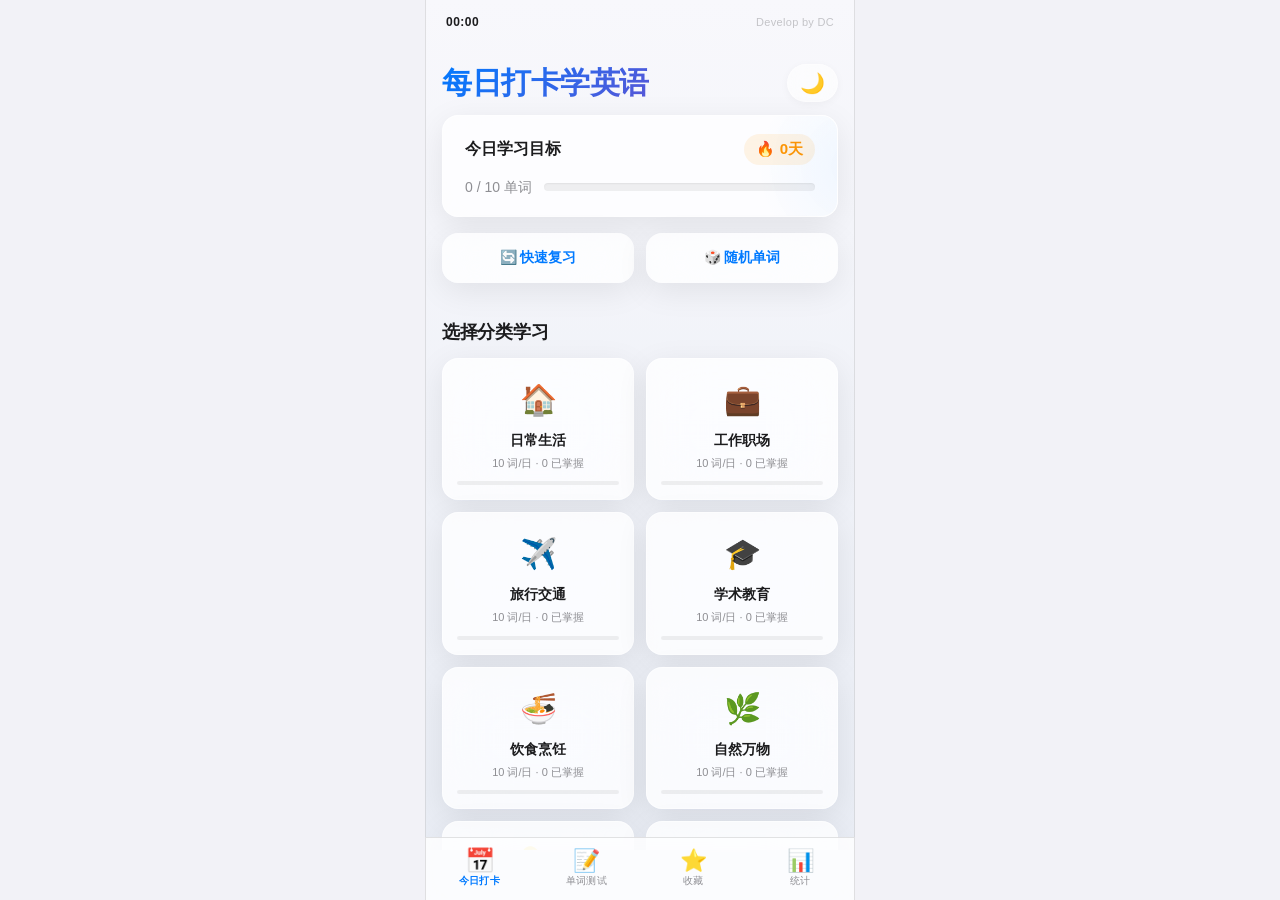
<file: index.html>
﻿<!DOCTYPE html>
<html lang="zh-CN">
<head>
  <meta charset="UTF-8">
  <meta name="viewport" content="width=device-width, initial-scale=1.0, viewport-fit=cover, maximum-scale=1.0, user-scalable=no">
  <meta name="apple-mobile-web-app-capable" content="yes">
  <meta name="apple-mobile-web-app-status-bar-style" content="default">
  <meta name="apple-mobile-web-app-title" content="每日打卡学英语">
  <meta name="mobile-web-app-capable" content="yes">
  <meta name="theme-color" content="#f2f2f7">
  <meta name="description" content="每日打卡学英语 - 每天 10 个单词，轻松提升词汇量">
  <link rel="manifest" href="manifest.json">
  <link rel="apple-touch-icon" href="icons/icon-192.png">
  <title>每日打卡学英语</title>
  <link rel="stylesheet" href="css/style.css">
</head>
<body>
  <div id="app">
    <!-- Status Bar -->
    <div class="status-bar">
      <span class="time" id="statusTime">00:00</span>
      <span class="brand">Develop by DC</span>
    </div>

    <!-- Screens -->
    <div class="main-content">
      <!-- 首页 / 每日打卡 -->
      <div class="screen active" id="screen-home">
        <div class="section-header">
          <h1 class="page-title">每日打卡学英语</h1>
          <button id="theme-toggle">🌙</button>
        </div>

        <!-- 每日进度 -->
        <div class="daily-card glass">
          <div class="daily-header">
            <span class="reminder-title">今日学习目标</span>
            <span id="streak-badge">🔥 0天</span>
          </div>
          <div class="daily-progress-row">
            <span id="daily-progress">0 / 20 单词</span>
            <div class="progress-track">
              <div class="progress-fill" id="daily-fill" style="width:0%"></div>
            </div>
          </div>
        </div>

        <!-- 快捷操作 -->
        <div class="quick-actions">
          <button class="quick-btn glass" id="quick-review">🔄 快速复习</button>
          <button class="quick-btn glass" id="quick-random">🎲 随机单词</button>
        </div>

        <!-- 分类学习 -->
        <h2 class="section-title">选择分类学习</h2>
        <div class="category-grid" id="category-grid"></div>
      </div>

      <!-- 学习页（单词卡片） -->
      <div class="screen" id="screen-learn">
        <div class="learn-header">
          <button class="back-btn" data-screen="home">‹ 返回</button>
          <span id="learn-title">日常生活</span>
          <button id="shuffle-toggle" style="background:none;border:none;font-size:20px;opacity:0.5">🔀</button>
        </div>
        <div class="learn-progress" id="learn-progress">1 / 10</div>
        <div class="flashcard" id="flashcard">
          <div class="card-inner" id="card-inner">
            <div class="card-front">
              <div class="card-word" id="card-word">hello</div>
              <div class="card-phonetic" id="card-phonetic">/həˈloʊ/</div>
              <div class="card-zh" id="card-zh">你好</div>
              <div class="card-example">
                <div class="example-label">💬 例句</div>
                <div class="example-en" id="example-en">Hello, how are you?</div>
                <div class="example-zh" id="example-zh">你好，你怎么样？</div>
              </div>
            </div>
            <div class="card-back">
              <div class="example-label">📖 更多</div>
              <div class="example-en">Tap to show translation</div>
              <div class="example-zh" style="color:var(--text-secondary)">点击翻转查看更多</div>
            </div>
          </div>
        </div>
        <div class="card-actions">
          <button class="card-action-btn" id="card-fav" data-en="">🤍</button>
          <button class="card-action-btn" id="card-speak">🔊</button>
          <button class="card-action-btn primary" id="card-known">✅ 记住了</button>
        </div>
      </div>

      <!-- 测试页 -->

      <!-- 收藏页面 -->
      <div class="screen" id="screen-favorites">
        <div class="fav-header">
          <h2>⭐ 收藏夹</h2>
          <span id="fav-count">0 词</span>
          <button id="fav-clear" style="background:none;border:none;color:var(--danger);font-size:14px">清空</button>
        </div>
        <div class="fav-list" id="fav-list">
          <div class="empty-state">
            <div class="empty-icon">⭐</div>
            <p>还没有收藏单词</p>
            <p class="empty-hint">学习时点击 🤍 收藏喜欢的单词</p>
          </div>
        </div>
      </div>

      <!-- 统计页面 -->
      <div class="screen" id="screen-stats">
        <h2 class="page-title">📊 学习统计</h2>
        <div class="stats-grid">
          <div class="stat-card glass">
            <div class="stat-value" id="stat-total-learned">0</div>
            <div class="stat-label">已学单词</div>
          </div>
          <div class="stat-card glass">
            <div class="stat-value" id="stat-mastered">0</div>
            <div class="stat-label">已掌握</div>
          </div>
          <div class="stat-card glass">
            <div class="stat-value" id="stat-streak">0</div>
            <div class="stat-label">连续天数</div>
          </div>
          <div class="stat-card glass">
            <div class="stat-value" id="stat-quiz-avg">0%</div>
            <div class="stat-label">测试正确率</div>
          </div>
        </div>

        <h3 class="section-title">分类进度</h3>
        <div id="category-progress"></div>

        <h3 class="section-title">学习日历（近 28 天）</h3>
        <div class="study-calendar" id="study-calendar"></div>

        <!-- 设置 -->
        <h3 class="section-title">⚙️ 设置</h3>
        <div class="glass">
          <div class="setting-item">
            <span class="label">每日单词数</span>
            <div class="daily-count-control">
              <button id="daily-count-minus" class="count-btn">−</button>
              <span id="daily-count-display">10</span>
              <button id="daily-count-plus" class="count-btn">+</button>
            </div>
          </div>
          <div class="setting-item">
            <span class="label">每日推荐说明</span>
            <span class="value" style="font-size:12px;color:var(--text-tertiary)">每天每个分类随机选 N 个单词学习，次日更新</span>
            </div>
            </div>
            <div class="footer-brand">DEVELOP BY DC</div>
            </div>
            </div>

    <!-- Bottom Nav -->
    <div class="tab-bar">
      <button class="nav-btn active" data-screen="home">
        <span class="nav-icon">📅</span>
        <span class="nav-label">今日打卡</span>
      </button>
      <button class="nav-btn" data-screen="quiz" id="nav-quiz">
        <span class="nav-icon">📝</span>
        <span class="nav-label">单词测试</span>
      </button>
      <button class="nav-btn" data-screen="favorites">
        <span class="nav-icon">⭐</span>
        <span class="nav-label">收藏</span>
      </button>
      <button class="nav-btn" data-screen="stats">
        <span class="nav-icon">📊</span>
        <span class="nav-label">统计</span>
      </button>
    </div>

    <!-- Toast -->
    <div class="toast" id="toast"></div>
  </div>

  <script>
    // Unregister all service workers to force fresh load
    if ("serviceWorker" in navigator) {
      navigator.serviceWorker.getRegistrations().then(regs => {
        regs.forEach(reg => reg.unregister());
      });
    }
  </script>
  <script src="js/data.js?v=4"></script>
  <script src="js/app.js?v=4"></script>
</body>
</html>
</file>
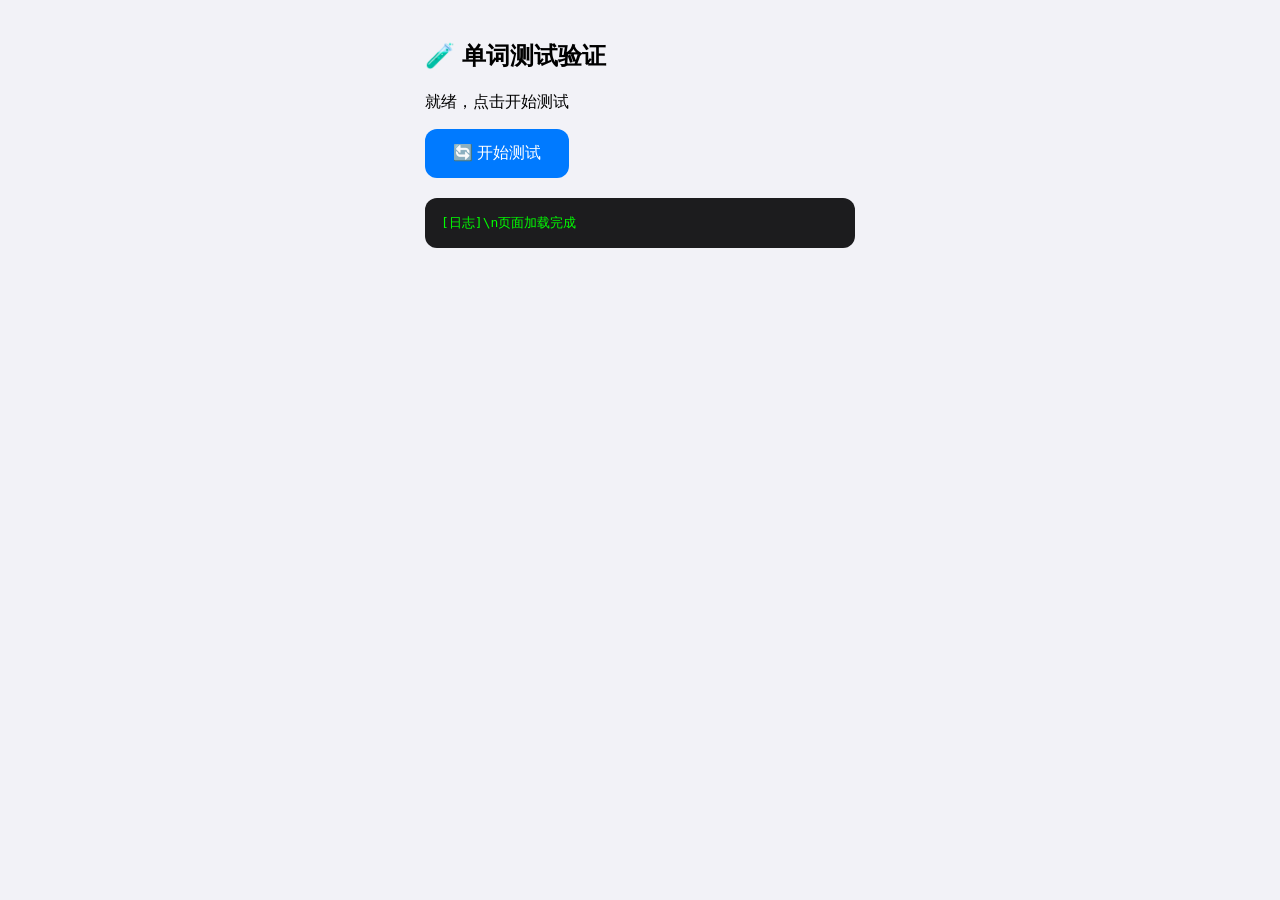
<file: test_quiz.html>
<!DOCTYPE html>
<html><head><meta charset="UTF-8"><title>单词测试 - 现场测试</title>
<style>
body{font-family:-apple-system,sans-serif;padding:20px;max-width:430px;margin:0 auto;background:#f2f2f7}
#log{background:#1c1c1e;color:#0f0;padding:16px;border-radius:12px;font-size:13px;font-family:monospace;white-space:pre-wrap;margin-top:20px;max-height:300px;overflow:auto}
.quiz-options{display:flex;flex-direction:column;gap:12px;margin-top:16px}
.quiz-option{padding:18px;border-radius:12px;border:1.5px solid #ddd;background:#fff;font-size:17px;cursor:pointer;text-align:left}
.quiz-option.correct{border-color:#34c759;background:#e8f8ee;color:#34c759}
.quiz-option.wrong{border-color:#ff3b30;background:#fff0ef;color:#ff3b30}
.quiz-option.disabled{opacity:0.5;pointer-events:none}
#feedback{margin-top:16px;font-weight:600;min-height:24px;text-align:center;font-size:18px}
button{padding:14px 28px;border:none;border-radius:12px;background:#007aff;color:#fff;font-size:16px;cursor:pointer}
.result{display:none;text-align:center;padding:20px}
</style></head><body>
<h2>🧪 单词测试验证</h2>
<p id="status">正在初始化...</p>
<button id="startBtn">🔄 开始测试</button>
<div id="quizArea" style="display:none">
  <div id="word" style="font-size:32px;font-weight:700;text-align:center"></div>
  <div style="text-align:center;color:#888;margin-bottom:8px" id="qProgress"></div>
  <div class="quiz-options" id="quizOptions"></div>
  <div id="feedback"></div>
</div>
<div class="result" id="resultArea">
  <div style="font-size:48px;font-weight:800;color:#007aff" id="score"></div>
  <button onclick="startTest()" style="margin-top:16px">🔄 再来一次</button>
</div>
<div id="log">[日志]\n</div>

<script>
const $ = s => document.querySelector(s);
const log = msg => { const l = $('#log'); l.textContent += msg + '\n'; l.scrollTop = l.scrollHeight; };
const DATA = {
  daily:[{en:"breakfast",zh:"早餐"},{en:"lunch",zh:"午餐"},{en:"dinner",zh:"晚餐"},{en:"water",zh:"水"},{en:"fruit",zh:"水果"}],
  work:[{en:"meeting",zh:"会议"},{en:"report",zh:"报告"},{en:"salary",zh:"薪水"},{en:"office",zh:"办公室"},{en:"manager",zh:"经理"}]
};

function shuffle(a){for(let i=a.length-1;i>0;i--){const j=Math.floor(Math.random()*(i+1));[a[i],a[j]]=[a[j],a[i]];}return a;}

let words=[],idx=0,correct=0,answered=false;

function startTest(){
  const all=[]; for(const k of Object.keys(DATA)) all.push(...DATA[k]);
  shuffle(all); words=all.slice(0,6); idx=0; correct=0; answered=false;
  $('#quizArea').style.display=''; $('#resultArea').style.display='none';
  $('#feedback').textContent=''; $('#status').textContent='测试中...';
  showQ();
}

function showQ(){
  if(idx>=words.length){showResult();return;}
  const w=words[idx]; $('#word').textContent=w.en; $('#qProgress').textContent=(idx+1)+'/'+words.length;
  answered=false;
  const ans=w.zh; const allZh=[];
  for(const k of Object.keys(DATA)) for(const ww of DATA[k]) allZh.push(ww.zh);
  const opts=[ans]; while(opts.length<4){const p=allZh[Math.floor(Math.random()*allZh.length)]; if(!opts.includes(p))opts.push(p);}
  shuffle(opts);
  const c=$('#quizOptions'); c.innerHTML=opts.map(o=>'<button class="quiz-option" data-zh="'+o.replace(/"/g,'&quot;')+'">'+o+'</button>').join('');
  c.dataset.correct=ans;
  log('显示题目: '+w.en+' 正确答案: ['+ans+']');
}

// ===== 全局点击 - 与真实代码完全一致 =====
document.addEventListener('click', function(e){
  // 修复后的写法
  const btn = e.target.closest('.quiz-option');
  if(!btn) return;
  log('点击了: ['+btn.textContent+'] 位于#quizOptions内='+!!btn.closest('#quizOptions')+' disabled='+btn.classList.contains('disabled'));
  if(!btn.closest('#quizOptions')||btn.classList.contains('disabled')) return;
  const c=document.getElementById('quizOptions');
  if(!c||!c.dataset.correct) return;
  const ans=c.dataset.correct;
  handleAnswer(btn,ans);
});

function handleAnswer(btn,ans){
  if(answered){log('已作答，忽略');return;}
  answered=true;
  const sel=btn.dataset.zh; const isRight=sel===ans;
  log('选择: ['+sel+'] 正确: ['+ans+'] 结果: '+(isRight?'✅正确':'❌错误'));
  if(isRight){correct++;$('#feedback').textContent='✅ 正确！';$('#feedback').style.color='#34c759';btn.classList.add('correct');
  }else{$('#feedback').textContent='❌ 答案是：'+ans;$('#feedback').style.color='#ff3b30';btn.classList.add('wrong');
    $('#quizOptions').querySelectorAll('.quiz-option').forEach(b=>{if(b.dataset.zh===ans)b.classList.add('correct');});
  }
  $('#quizOptions').querySelectorAll('.quiz-option').forEach(b=>b.classList.add('disabled'));
  setTimeout(()=>{idx++;showQ();},1200);
}

function showResult(){
  $('#quizArea').style.display='none';$('#resultArea').style.display='block';
  $('#score').textContent=correct+'/'+words.length;
  $('#status').textContent='测试完成！';
  log('=== 测试完成 ===');
}

$('#startBtn').onclick=startTest;
$('#status').textContent='就绪，点击开始测试';
log('页面加载完成');
</script>
</body></html>
</file>
<file: css/style.css>
﻿/* ===== 每日打卡学英语 - 精致版 ===== */
:root {
  --bg: #f2f2f7;
  --bg-gradient: linear-gradient(180deg, #f8f8fc 0%, #e8ecf4 100%);
  --card-bg: rgba(255,255,255,0.78);
  --card-border: rgba(255,255,255,0.5);
  --card-shadow: 0 8px 32px rgba(0,0,0,0.08);
  --card-shadow-hover: 0 12px 40px rgba(0,0,0,0.12);
  --primary: #007aff;
  --primary-gradient: linear-gradient(135deg, #007aff, #5856d6);
  --primary-light: #e8f0fe;
  --text: #1c1c1e;
  --text-secondary: #8e8e93;
  --text-tertiary: #aeaeb2;
  --tab-bg: rgba(255,255,255,0.82);
  --tab-border: rgba(198,198,200,0.5);
  --success: #34c759;
  --success-light: #e8f8ee;
  --warning: #ff9500;
  --danger: #ff3b30;
  --radius: 16px;
  --radius-sm: 12px;
  --radius-xl: 20px;
  --safe-bottom: 0px;
  --tab-height: 50px;
  --transition: all 0.35s cubic-bezier(0.25, 0.46, 0.45, 0.94);
}

* { margin: 0; padding: 0; box-sizing: border-box; -webkit-tap-highlight-color: transparent; }

html, body {
  height: 100%;
  font-family: -apple-system, "PingFang SC", "SF Pro Display", "Helvetica Neue", sans-serif;
  background: var(--bg);
  color: var(--text);
  font-size: 16px;
  line-height: 1.5;
  -webkit-font-smoothing: antialiased;
  overflow: hidden;
  user-select: none;
}

/* ===== App Container ===== */
#app {
  height: 100vh;
  height: 100dvh;
  display: flex;
  flex-direction: column;
  max-width: 430px;
  margin: 0 auto;
  position: relative;
  overflow: hidden;
  padding-bottom: calc(var(--tab-height) + var(--safe-bottom));
  background: var(--bg-gradient);
}

/* ===== Status Bar ===== */
.status-bar {
  height: 44px;
  display: flex;
  align-items: center;
  justify-content: space-between;
  padding: 0 20px;
  font-size: 12px;
  font-weight: 600;
  color: var(--text);
  flex-shrink: 0;
}
.status-bar .time { font-weight: 700; letter-spacing: 0.5px; }
.status-bar .brand {
  font-size: 11px;
  font-weight: 500;
  color: var(--text-tertiary);
  letter-spacing: 0.3px;
  opacity: 0.7;
}

/* ===== Main Content ===== */
.main-content {
  flex: 1;
  overflow-y: auto;
  padding: 0 16px 8px;
  scroll-behavior: smooth;
  -webkit-overflow-scrolling: touch;
}

/* ===== Screens ===== */
.screen { display: none; animation: fadeIn 0.4s cubic-bezier(0.25, 0.46, 0.45, 0.94); }
.screen.active { display: block; }

@keyframes fadeIn {
  from { opacity: 0; transform: translateY(12px); }
  to { opacity: 1; transform: translateY(0); }
}

/* ===== Glass Card ===== */
.glass {
  background: var(--card-bg);
  backdrop-filter: blur(30px) saturate(180%);
  -webkit-backdrop-filter: blur(30px) saturate(180%);
  border-radius: var(--radius);
  box-shadow: var(--card-shadow);
  padding: 18px 22px;
  margin-bottom: 16px;
  border: 0.5px solid var(--card-border);
  transition: var(--transition);
}
.glass:active {
  transform: scale(0.98);
  box-shadow: var(--card-shadow-hover);
}

/* ===== Section Header ===== */
.section-header {
  display: flex;
  justify-content: space-between;
  align-items: center;
  padding: 16px 0 10px;
}
.page-title {
  font-size: 30px;
  font-weight: 800;
  letter-spacing: -0.5px;
  background: var(--primary-gradient);
  -webkit-background-clip: text;
  -webkit-text-fill-color: transparent;
  background-clip: text;
}
.section-title {
  font-size: 18px;
  font-weight: 700;
  margin: 20px 0 12px;
  color: var(--text);
  letter-spacing: -0.3px;
}
#theme-toggle {
  background: rgba(255,255,255,0.6);
  backdrop-filter: blur(10px);
  border: 0.5px solid rgba(255,255,255,0.3);
  border-radius: 20px;
  font-size: 20px;
  cursor: pointer;
  padding: 6px 12px;
  box-shadow: 0 2px 8px rgba(0,0,0,0.04);
  transition: var(--transition);
}
#theme-toggle:active { transform: scale(0.9); }

/* ===== Daily Card ===== */
.daily-card {
  text-align: center;
  position: relative;
  overflow: hidden;
}
.daily-card::before {
  content: '';
  position: absolute;
  top: -50%;
  right: -30%;
  width: 200px;
  height: 200px;
  background: radial-gradient(circle, rgba(0,122,255,0.06) 0%, transparent 70%);
  border-radius: 50%;
  pointer-events: none;
}
.daily-header {
  display: flex;
  justify-content: space-between;
  align-items: center;
  margin-bottom: 12px;
}
.reminder-title {
  font-size: 16px;
  font-weight: 600;
  color: var(--text);
}
#streak-badge {
  font-size: 15px;
  font-weight: 700;
  color: var(--warning);
  background: rgba(255,149,0,0.1);
  padding: 4px 12px;
  border-radius: 20px;
}
.daily-progress-row {
  display: flex;
  align-items: center;
  gap: 12px;
}
#daily-progress {
  font-size: 14px;
  color: var(--text-secondary);
  white-space: nowrap;
  font-weight: 500;
}
.progress-track {
  flex: 1;
  height: 8px;
  background: rgba(0,0,0,0.06);
  border-radius: 4px;
  overflow: hidden;
  box-shadow: inset 0 1px 2px rgba(0,0,0,0.06);
}
.progress-fill {
  height: 100%;
  border-radius: 4px;
  background: var(--primary-gradient);
  transition: width 0.6s cubic-bezier(0.25, 0.46, 0.45, 0.94);
}

/* ===== Quick Actions ===== */
.quick-actions {
  display: flex;
  gap: 12px;
  margin-bottom: 16px;
}
.quick-btn {
  flex: 1;
  text-align: center;
  padding: 16px 0;
  font-size: 14px;
  font-weight: 600;
  border: none;
  font-family: inherit;
  cursor: pointer;
  color: var(--primary);
  border-radius: var(--radius);
  transition: var(--transition);
}
.quick-btn:active { transform: scale(0.96); }

/* ===== Category Grid ===== */
.category-grid {
  display: grid;
  grid-template-columns: 1fr 1fr;
  gap: 12px;
  margin-bottom: 20px;
}
.cat-card {
  background: var(--card-bg);
  backdrop-filter: blur(30px) saturate(180%);
  -webkit-backdrop-filter: blur(30px) saturate(180%);
  border-radius: var(--radius);
  box-shadow: var(--card-shadow);
  padding: 18px 14px 14px;
  text-align: center;
  border: 0.5px solid var(--card-border);
  cursor: pointer;
  position: relative;
  overflow: hidden;
  transition: var(--transition);
}
.cat-card::after {
  content: '';
  position: absolute;
  top: 0;
  left: 0;
  right: 0;
  height: 3px;
  background: var(--primary-gradient);
  opacity: 0;
  transition: var(--transition);
}
.cat-card:active { transform: scale(0.95); }
.cat-card.mastered { border-color: var(--success); }
.cat-card.mastered::after { opacity: 1; background: linear-gradient(90deg, var(--success), #30d158); }
.cat-check {
  position: absolute;
  top: 8px;
  right: 8px;
  width: 22px;
  height: 22px;
  border-radius: 50%;
  background: var(--success);
  color: #fff;
  font-size: 12px;
  font-weight: 700;
  display: flex;
  align-items: center;
  justify-content: center;
  box-shadow: 0 2px 6px rgba(52,199,89,0.3);
}
.cat-icon { font-size: 30px; margin-bottom: 8px; display: block; }
.cat-name { font-size: 14px; font-weight: 600; color: var(--text); }
.cat-count { font-size: 11px; color: var(--text-secondary); margin-top: 4px; }
.cat-progress-bar {
  height: 4px;
  background: rgba(0,0,0,0.06);
  border-radius: 2px;
  margin-top: 10px;
  overflow: hidden;
}
.cat-progress-fill {
  height: 100%;
  border-radius: 2px;
  background: var(--primary-gradient);
  transition: width 0.6s ease;
}

/* ===== Learn Screen ===== */
.learn-header {
  display: flex;
  justify-content: space-between;
  align-items: center;
  padding: 12px 0;
}
.learn-header #learn-title {
  font-size: 17px;
  font-weight: 600;
}
#learn-progress {
  text-align: center;
  font-size: 13px;
  color: var(--text-secondary);
  margin-bottom: 16px;
  font-weight: 500;
}
.back-btn {
  background: none;
  border: none;
  font-size: 16px;
  color: var(--primary);
  font-family: inherit;
  font-weight: 500;
  cursor: pointer;
  padding: 4px 0;
  transition: var(--transition);
}
.back-btn:active { opacity: 0.6; }

/* ===== Flashcard ===== */
.flashcard {
  perspective: 1000px;
  margin-bottom: 16px;
  cursor: pointer;
  min-height: 400px;
}
.card-inner {
  position: relative;
  width: 100%;
  min-height: 360px;
  transition: transform 0.6s cubic-bezier(0.4, 0, 0.2, 1), opacity 0.3s ease;
  transform-style: preserve-3d;
}
.card-inner.flipped {
  transform: rotateY(180deg);
}
.card-front, .card-back {
  position: absolute;
  top: 0;
  left: 0;
  width: 100%;
  min-height: 400px;
  backface-visibility: hidden;
  -webkit-backface-visibility: hidden;
  background: var(--card-bg);
  backdrop-filter: blur(30px) saturate(180%);
  -webkit-backdrop-filter: blur(30px) saturate(180%);
  border-radius: var(--radius-xl);
  box-shadow: 0 8px 40px rgba(0,0,0,0.08);
  padding: 28px 22px;
  display: flex;
  flex-direction: column;
  align-items: center;
  justify-content: flex-start;
  text-align: center;
  border: 0.5px solid var(--card-border);
}
.card-front { padding-top: 32px; }
.card-back {
  transform: rotateY(180deg);
  justify-content: center;
}
.card-word {
  font-size: 36px;
  font-weight: 700;
  letter-spacing: -0.5px;
  margin-bottom: 8px;
  color: var(--text);
}
.card-phonetic {
  font-size: 16px;
  color: var(--text-secondary);
  margin-bottom: 16px;
  font-family: "SF Pro Text", -apple-system, sans-serif;
  letter-spacing: 0.5px;
}
.card-zh {
  font-size: 22px;
  color: #fff;
  font-weight: 600;
  padding: 10px 24px;
  background: var(--primary-gradient);
  border-radius: 12px;
  box-shadow: 0 4px 16px rgba(0,122,255,0.25);
  margin-bottom: 16px;
}
.card-example {
  width: 100%;
  padding-top: 12px;
  border-top: 0.5px solid rgba(0,0,0,0.06);
}
.card-example .example-label {
  font-size: 11px;
  color: var(--text-tertiary);
  font-weight: 600;
  text-transform: uppercase;
  letter-spacing: 1.5px;
  margin-bottom: 8px;
}
.card-example .example-en {
  font-size: 15px;
  line-height: 1.6;
  font-style: italic;
  margin-bottom: 6px;
  color: var(--text);
}
.card-example .example-zh {
  font-size: 13px;
  color: var(--text-secondary);
  line-height: 1.5;
}
.example-label {
  font-size: 12px;
  color: var(--text-tertiary);
  font-weight: 600;
  text-transform: uppercase;
  letter-spacing: 1.5px;
  margin-bottom: 10px;
}
.example-en {
  font-size: 17px;
  line-height: 1.7;
  font-style: italic;
  margin-bottom: 12px;
  color: var(--text);
}
.example-zh {
  font-size: 15px;
  color: var(--text-secondary);
  line-height: 1.6;
}

/* Swipe animations */
.card-inner.swiping-right {
  animation: swipeRight 0.35s cubic-bezier(0.4, 0, 0.2, 1) forwards;
}
.card-inner.swiping-left {
  animation: swipeLeft 0.35s cubic-bezier(0.4, 0, 0.2, 1) forwards;
}
@keyframes swipeRight {
  to { transform: translateX(120%) rotate(12deg); opacity: 0; }
}
@keyframes swipeLeft {
  to { transform: translateX(-120%) rotate(-12deg); opacity: 0; }
}

/* ===== Card Actions ===== */
.card-actions {
  display: flex;
  justify-content: center;
  gap: 20px;
  margin-bottom: 20px;
}
.card-action-btn {
  width: 56px;
  height: 56px;
  border-radius: 50%;
  border: none;
  background: var(--card-bg);
  backdrop-filter: blur(20px);
  -webkit-backdrop-filter: blur(20px);
  font-size: 22px;
  cursor: pointer;
  box-shadow: 0 4px 16px rgba(0,0,0,0.06);
  display: flex;
  align-items: center;
  justify-content: center;
  transition: var(--transition);
  border: 0.5px solid var(--card-border);
}
.card-action-btn:active { transform: scale(0.85); }
.card-action-btn.primary {
  width: auto;
  padding: 0 32px;
  border-radius: 28px;
  background: var(--primary-gradient);
  color: #fff;
  font-size: 15px;
  font-weight: 600;
  font-family: inherit;
  border: none;
  box-shadow: 0 4px 16px rgba(0,122,255,0.3);
}

/* ===== Quiz Screen ===== */
.quiz-header {
  display: flex;
  justify-content: space-between;
  align-items: center;
  padding: 12px 0;
}
.quiz-header span { font-size: 17px; font-weight: 600; }
#quiz-progress {
  text-align: center;
  font-size: 13px;
  color: var(--text-secondary);
  margin-bottom: 24px;
  font-weight: 500;
}
.quiz-word {
  font-size: 32px;
  font-weight: 700;
  text-align: center;
  margin-bottom: 8px;
  color: var(--text);
}
.quiz-question {
  text-align: center;
  font-size: 15px;
  color: var(--text-secondary);
  margin-bottom: 24px;
}
.quiz-options {
  display: flex;
  flex-direction: column;
  gap: 12px;
}
.quiz-option {
  width: 100%;
  padding: 18px;
  border-radius: var(--radius);
  border: 1.5px solid rgba(0,0,0,0.06);
  background: var(--card-bg);
  font-size: 17px;
  font-family: inherit;
  color: var(--text);
  cursor: pointer;
  transition: var(--transition);
  box-shadow: 0 2px 8px rgba(0,0,0,0.03);
  touch-action: manipulation;
  -webkit-touch-callout: none;
}
.quiz-option:active { 
  background: var(--primary-light);
  transform: scale(0.98);
}
.quiz-option.correct {
  border-color: var(--success);
  background: var(--success-light);
  color: var(--success);
  box-shadow: 0 2px 12px rgba(52,199,89,0.15);
}
.quiz-option.wrong {
  border-color: var(--danger);
  background: #fff0ef;
  color: var(--danger);
  box-shadow: 0 2px 12px rgba(255,59,48,0.1);
}
.quiz-option.disabled {
  opacity: 0.5;
  pointer-events: none;
}
.quiz-feedback {
  text-align: center;
  font-size: 16px;
  font-weight: 600;
  margin-top: 16px;
  min-height: 24px;
}
.quiz-feedback.correct { color: var(--success); }
.quiz-feedback.wrong { color: var(--danger); }
.quiz-result {
  text-align: center;
  padding: 20px;
}
.result-icon { 
  font-size: 72px; 
  margin-bottom: 12px; 
  display: block;
  animation: bounceIn 0.6s cubic-bezier(0.68, -0.55, 0.265, 1.55);
}
@keyframes bounceIn {
  0% { transform: scale(0); }
  50% { transform: scale(1.2); }
  100% { transform: scale(1); }
}
.result-title { font-size: 24px; font-weight: 700; margin-bottom: 8px; }
.result-score { 
  font-size: 48px; 
  font-weight: 800; 
  background: var(--primary-gradient);
  -webkit-background-clip: text;
  -webkit-text-fill-color: transparent;
  background-clip: text;
  margin-bottom: 8px; 
}
.result-text { font-size: 16px; color: var(--text-secondary); margin-bottom: 28px; }
.result-btn {
  display: block;
  width: 100%;
  padding: 16px;
  border-radius: var(--radius);
  border: none;
  font-size: 16px;
  font-weight: 600;
  font-family: inherit;
  cursor: pointer;
  margin-bottom: 10px;
  background: var(--primary-gradient);
  color: #fff;
  box-shadow: 0 4px 16px rgba(0,122,255,0.3);
  transition: var(--transition);
}
.result-btn:active { transform: scale(0.97); opacity: 0.9; }
.result-btn.secondary {
  background: var(--card-bg);
  color: var(--primary);
  box-shadow: 0 4px 16px rgba(0,0,0,0.06);
  border: 0.5px solid var(--card-border);
}

/* ===== Favorites Screen ===== */
.fav-header {
  display: flex;
  justify-content: space-between;
  align-items: center;
  padding: 16px 0;
}
.fav-header h2 { font-size: 22px; font-weight: 700; }
#fav-count { font-size: 14px; color: var(--text-secondary); font-weight: 500; }
.fav-list { margin-bottom: 20px; }
.word-list-item {
  display: flex;
  align-items: center;
  padding: 16px 18px;
  background: var(--card-bg);
  backdrop-filter: blur(30px);
  -webkit-backdrop-filter: blur(30px);
  border-radius: var(--radius);
  margin-bottom: 10px;
  box-shadow: var(--card-shadow);
  cursor: pointer;
  border: 0.5px solid var(--card-border);
  transition: var(--transition);
}
.word-list-item:active { transform: scale(0.98); opacity: 0.8; }
.word-list-en { font-size: 16px; font-weight: 600; flex: 1; }
.word-list-zh { font-size: 15px; color: var(--text-secondary); margin-right: 12px; }
.word-list-remove {
  background: rgba(255,59,48,0.1);
  border: none;
  font-size: 14px;
  color: var(--danger);
  cursor: pointer;
  padding: 6px 10px;
  border-radius: 8px;
  transition: var(--transition);
}
.word-list-remove:active { background: rgba(255,59,48,0.2); }

/* ===== Stats Screen ===== */
.stats-grid {
  display: grid;
  grid-template-columns: 1fr 1fr;
  gap: 12px;
  margin-bottom: 16px;
}
.stat-card {
  text-align: center;
  padding: 24px 16px !important;
  position: relative;
  overflow: hidden;
}
.stat-card::before {
  content: '';
  position: absolute;
  top: -30%;
  right: -30%;
  width: 120px;
  height: 120px;
  border-radius: 50%;
  pointer-events: none;
}
.stat-card:nth-child(1)::before { background: radial-gradient(circle, rgba(0,122,255,0.08), transparent); }
.stat-card:nth-child(2)::before { background: radial-gradient(circle, rgba(52,199,89,0.08), transparent); }
.stat-card:nth-child(3)::before { background: radial-gradient(circle, rgba(255,149,0,0.08), transparent); }
.stat-card:nth-child(4)::before { background: radial-gradient(circle, rgba(88,86,214,0.08), transparent); }
.stat-value {
  font-size: 32px;
  font-weight: 800;
  background: var(--primary-gradient);
  -webkit-background-clip: text;
  -webkit-text-fill-color: transparent;
  background-clip: text;
}
.stat-card:nth-child(2) .stat-value { background: linear-gradient(135deg, var(--success), #30d158); -webkit-background-clip: text; -webkit-text-fill-color: transparent; background-clip: text; }
.stat-card:nth-child(3) .stat-value { background: linear-gradient(135deg, var(--warning), #ff9f0a); -webkit-background-clip: text; -webkit-text-fill-color: transparent; background-clip: text; }
.stat-card:nth-child(4) .stat-value { background: linear-gradient(135deg, #5856d6, #af52de); -webkit-background-clip: text; -webkit-text-fill-color: transparent; background-clip: text; }
.stat-label {
  font-size: 13px;
  color: var(--text-secondary);
  margin-top: 6px;
  font-weight: 500;
}
.cat-progress-row {
  display: flex;
  align-items: center;
  gap: 12px;
  margin-bottom: 14px;
  padding: 8px 12px;
  background: var(--card-bg);
  backdrop-filter: blur(20px);
  border-radius: var(--radius-sm);
  border: 0.5px solid var(--card-border);
  transition: var(--transition);
}
.cat-progress-icon { font-size: 20px; width: 28px; text-align: center; }
.cat-progress-name { font-size: 14px; font-weight: 500; width: 70px; }
.cat-progress-track {
  flex: 1;
  height: 6px;
  background: rgba(0,0,0,0.06);
  border-radius: 3px;
  overflow: hidden;
  box-shadow: inset 0 1px 2px rgba(0,0,0,0.04);
}
.cat-progress-num { font-size: 12px; color: var(--text-secondary); width: 60px; text-align: right; font-weight: 500; }

/* ===== Daily Count Control ===== */
.daily-count-control {
  display: flex;
  align-items: center;
  gap: 12px;
}
.daily-count-control #daily-count-display {
  font-size: 20px;
  font-weight: 700;
  color: var(--primary);
  min-width: 32px;
  text-align: center;
}
.count-btn {
  width: 36px;
  height: 36px;
  border-radius: 50%;
  border: 1.5px solid var(--primary);
  background: none;
  color: var(--primary);
  font-size: 20px;
  font-weight: 600;
  cursor: pointer;
  display: flex;
  align-items: center;
  justify-content: center;
  font-family: inherit;
  transition: var(--transition);
}
.count-btn:active {
  background: var(--primary);
  color: #fff;
  transform: scale(0.9);
}

.setting-item {
  display: flex;
  justify-content: space-between;
  align-items: center;
  padding: 14px 0;
  border-bottom: 0.5px solid rgba(0,0,0,0.05);
}
.setting-item:last-child { border-bottom: none; }
.setting-item .label { font-size: 16px; color: var(--text); font-weight: 500; }
.setting-item .value { font-size: 12px; color: var(--text-tertiary); }
.study-calendar {
  display: grid;
  grid-template-columns: repeat(7, 1fr);
  gap: 4px;
  margin-bottom: 20px;
}
.calendar-day {
  aspect-ratio: 1;
  display: flex;
  align-items: center;
  justify-content: center;
  font-size: 11px;
  border-radius: 8px;
  background: rgba(0,0,0,0.03);
  color: var(--text-tertiary);
  font-weight: 500;
}
.calendar-day.studied {
  background: var(--primary-light);
  color: var(--primary);
  font-weight: 600;
}
.calendar-day.today {
  border: 2px solid var(--primary);
  font-weight: 700;
  color: var(--primary);
}

/* ===== Bottom Navigation ===== */
.tab-bar {
  position: fixed;
  bottom: 0;
  left: 50%;
  transform: translateX(-50%);
  width: 100%;
  max-width: 430px;
  display: flex;
  background: var(--tab-bg);
  backdrop-filter: blur(40px) saturate(200%);
  -webkit-backdrop-filter: blur(40px) saturate(200%);
  border-top: 0.5px solid var(--tab-border);
  padding: 8px 0;
  padding-bottom: max(8px, var(--safe-bottom));
  z-index: 100;
}
.nav-btn {
  flex: 1;
  display: flex;
  flex-direction: column;
  align-items: center;
  justify-content: center;
  padding: 4px 0;
  cursor: pointer;
  transition: var(--transition);
  -webkit-tap-highlight-color: transparent;
  border: none;
  background: none;
  color: var(--text-secondary);
  font-family: inherit;
  position: relative;
}
.nav-btn.active {
  color: var(--primary);
}
.nav-btn.active .nav-icon { transform: scale(1.1); }
.nav-icon {
  font-size: 22px;
  line-height: 1;
  margin-bottom: 2px;
  transition: var(--transition);
}
.nav-label {
  font-size: 10px;
  font-weight: 500;
  letter-spacing: 0.3px;
  transition: var(--transition);
}
.nav-btn.active .nav-label {
  font-weight: 600;
}

/* ===== Toast ===== */
.toast {
  position: fixed;
  bottom: calc(var(--tab-height) + var(--safe-bottom) + 16px);
  left: 50%;
  transform: translateX(-50%) translateY(20px);
  background: rgba(0,0,0,0.78);
  backdrop-filter: blur(20px);
  -webkit-backdrop-filter: blur(20px);
  color: #fff;
  padding: 12px 28px;
  border-radius: 24px;
  font-size: 14px;
  font-weight: 500;
  opacity: 0;
  transition: all 0.4s cubic-bezier(0.25, 0.46, 0.45, 0.94);
  pointer-events: none;
  white-space: nowrap;
  z-index: 200;
  box-shadow: 0 8px 32px rgba(0,0,0,0.15);
}
.toast.show {
  opacity: 1;
  transform: translateX(-50%) translateY(0);
}

/* ===== Empty State ===== */
.empty-state {
  text-align: center;
  padding: 48px 20px;
  color: var(--text-secondary);
}
.empty-icon { font-size: 56px; margin-bottom: 12px; display: block; }
.empty-state p { font-size: 16px; font-weight: 500; }
.empty-hint { font-size: 13px !important; color: var(--text-tertiary); margin-top: 6px !important; font-weight: 400 !important; }

/* ===== Dark Mode (Light) ===== */
body.light {
  --bg: #ffffff;
  --bg-gradient: linear-gradient(180deg, #ffffff 0%, #f5f5f8 100%);
  --card-bg: rgba(255,255,255,0.92);
  --tab-bg: rgba(255,255,255,0.95);
}

/* ===== Responsive ===== */
@media (max-width: 374px) {
  #app { font-size: 15px; }
  .card-word { font-size: 28px; }
  .quiz-word { font-size: 26px; }
}
@media (min-width: 429px) {
  #app {
    border-left: 0.5px solid var(--tab-border);
    border-right: 0.5px solid var(--tab-border);
  }
  .tab-bar {
    border-left: 0.5px solid var(--tab-border);
    border-right: 0.5px solid var(--tab-border);
  }
}

body { overscroll-behavior: none; }
.main-content::-webkit-scrollbar { width: 0; }

/* ===== 底部 Develop by DC 水印 ===== */
.footer-brand {
  text-align: center;
  padding: 20px 0 8px;
  font-size: 11px;
  color: var(--text-tertiary);
  letter-spacing: 2px;
  font-weight: 400;
  opacity: 0.5;
}
</file>
